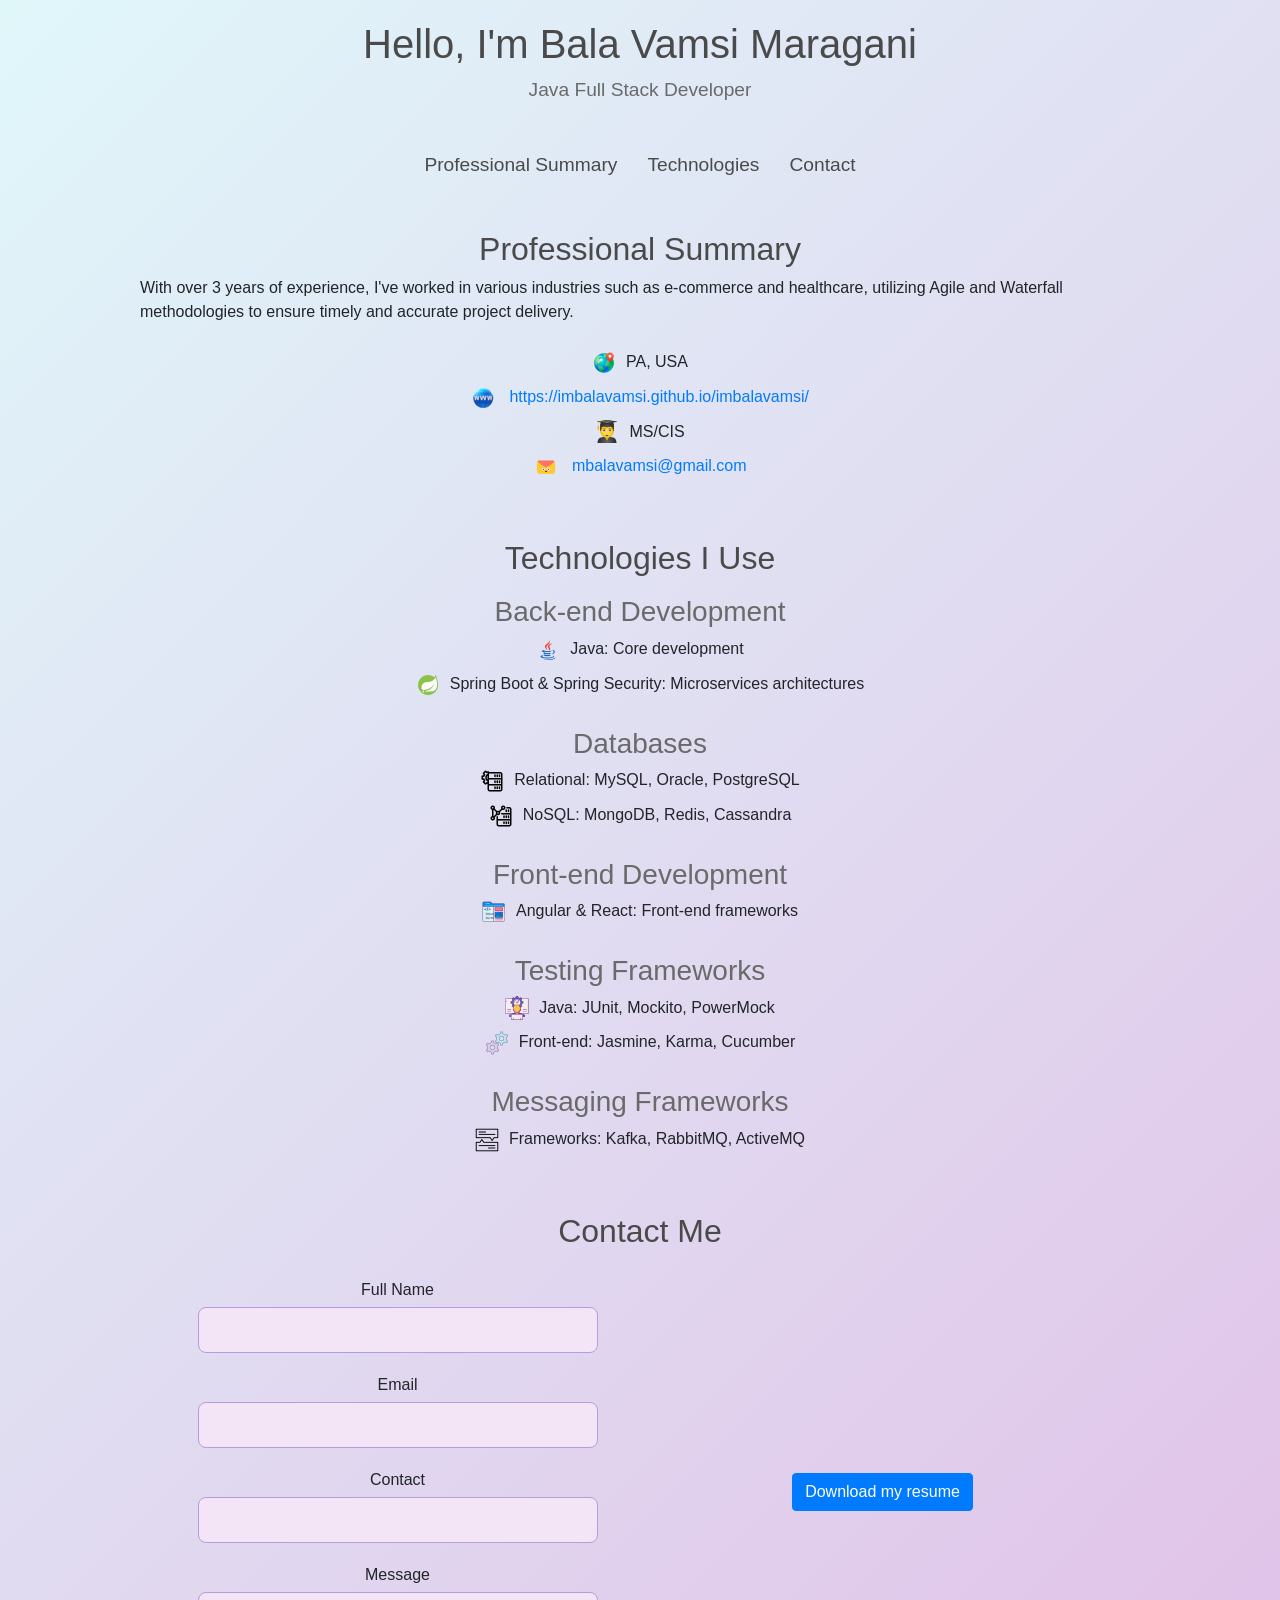
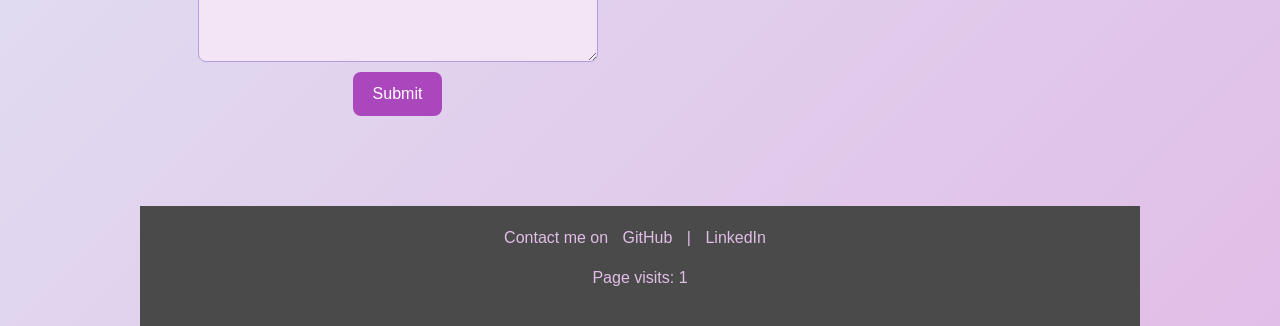
<file: index.html>
<!DOCTYPE html>
<html lang="en">
  <head>
    <meta charset="UTF-8" />
    <meta name="viewport" content="width=device-width, initial-scale=1.0" />
    <title>BALA VAMSI MARAGANI | Full Stack Developer</title>
    <link rel="stylesheet" href="styles.css" />
    <link
      rel="stylesheet"
      href="https://stackpath.bootstrapcdn.com/bootstrap/4.5.2/css/bootstrap.min.css"
    />
    <script
      type="text/javascript"
      src="https://cdn.emailjs.com/dist/email.min.js"
    ></script>
    <script type="text/javascript">
      (function () {
        emailjs.init("imbalavamsi@gmail.com");
      })();
    </script>
  </head>
  <body>
    <header>
      <h1>Hello, I'm Bala Vamsi Maragani</h1>
      <p>Java Full Stack Developer</p>
    </header>
    <nav>
      <ul>
        <li><a href="#summary">Professional Summary</a></li>
        <li><a href="#technologies">Technologies</a></li>
        <li><a href="#contact">Contact</a></li>
      </ul>
    </nav>
    <main>
      <section id="summary" class="intro">
        <h2>Professional Summary</h2>
        <p>
          With over 3 years of experience, I've worked in various industries
          such as e-commerce and healthcare, utilizing Agile and Waterfall
          methodologies to ensure timely and accurate project delivery.
        </p>
        <div class="details">
          <div>
            <img src="icons/location.png" alt="Location" /><span>PA, USA</span>
          </div>
          <div>
            <img src="icons/website.png" alt="Website" /><span
              ><a href="https://imbalavamsi.github.io/imbalavamsi/">
                https://imbalavamsi.github.io/imbalavamsi/</a
              ></span
            >
          </div>
          <div>
            <img src="icons/degree.png" alt="Degree" /><span>MS/CIS</span>
          </div>
          <div>
            <img src="icons/email.png" alt="Email" /><span
              ><a href="mailto:mbalavamsi@gmail.com">
                mbalavamsi@gmail.com</a
              ></span
            >
          </div>
        </div>
      </section>
      <section id="technologies" class="technologies">
        <h2>Technologies I Use</h2>
        <div class="technology-section">
          <h3>Back-end Development</h3>
          <div>
            <img src="icons/java.png" alt="Java" /><span
              >Java: Core development</span
            >
          </div>
          <div>
            <img src="icons/spring.png" alt="Spring" /><span
              >Spring Boot & Spring Security: Microservices architectures</span
            >
          </div>
        </div>
        <div class="technology-section">
          <h3>Databases</h3>
          <div>
            <img src="icons/database.png" alt="Relational Databases" /><span
              >Relational: MySQL, Oracle, PostgreSQL</span
            >
          </div>
          <div>
            <img src="icons/nosql.png" alt="NoSQL Databases" /><span
              >NoSQL: MongoDB, Redis, Cassandra</span
            >
          </div>
        </div>
        <div class="technology-section">
          <h3>Front-end Development</h3>
          <div>
            <img src="icons/frontend.png" alt="Frontend" /><span
              >Angular & React: Front-end frameworks</span
            >
          </div>
        </div>
        <div class="technology-section">
          <h3>Testing Frameworks</h3>
          <div>
            <img src="icons/testing.png" alt="Java Testing" /><span
              >Java: JUnit, Mockito, PowerMock</span
            >
          </div>
          <div>
            <img
              src="icons/frontend-testing.png"
              alt="Front-end Testing"
            /><span>Front-end: Jasmine, Karma, Cucumber</span>
          </div>
        </div>
        <div class="technology-section">
          <h3>Messaging Frameworks</h3>
          <div>
            <img src="icons/messaging.png" alt="Messaging" /><span
              >Frameworks: Kafka, RabbitMQ, ActiveMQ</span
            >
          </div>
        </div>
      </section>
      <section id="contact" class="container">
        <h2>Contact Me</h2>
        <div class="row">
          <div class="col-md-6">
            <form id="contact-form">
              <label for="name">Full Name</label>
              <input type="text" id="name" name="name" required />

              <label for="email">Email</label>
              <input type="email" id="email" name="email" required />

              <label for="contact">Contact</label>
              <input type="text" id="contact" name="contact" required />

              <label for="message">Message</label>
              <textarea id="message" name="message" required></textarea>

              <button type="submit">Submit</button>
            </form>
          </div>
          <div
            class="col-md-6 d-flex align-items-center justify-content-center"
          >
            <a
              href="attachments/Balavamsi_Maragani_Resume.pdf"
              download
              class="btn btn-primary"
              >Download my resume</a
            >
          </div>
        </div>
      </section>
    </main>
    <footer>
      <p>
        Contact me on <a href="https://github.com/imbalavamsi">GitHub</a> |
        <a href="https://www.linkedin.com/in/bala-vamsi-maragani/">LinkedIn</a>
      </p>
      <p id="visit-count">Page visits: 0</p>
    </footer>
    <script src="https://code.jquery.com/jquery-3.5.1.slim.min.js"></script>
    <script src="https://cdn.jsdelivr.net/npm/@popperjs/core@2.5.3/dist/umd/popper.min.js"></script>
    <script src="https://stackpath.bootstrapcdn.com/bootstrap/4.5.2/js/bootstrap.min.js"></script>
    <script src="script.js"></script>
  </body>
</html>
</file>
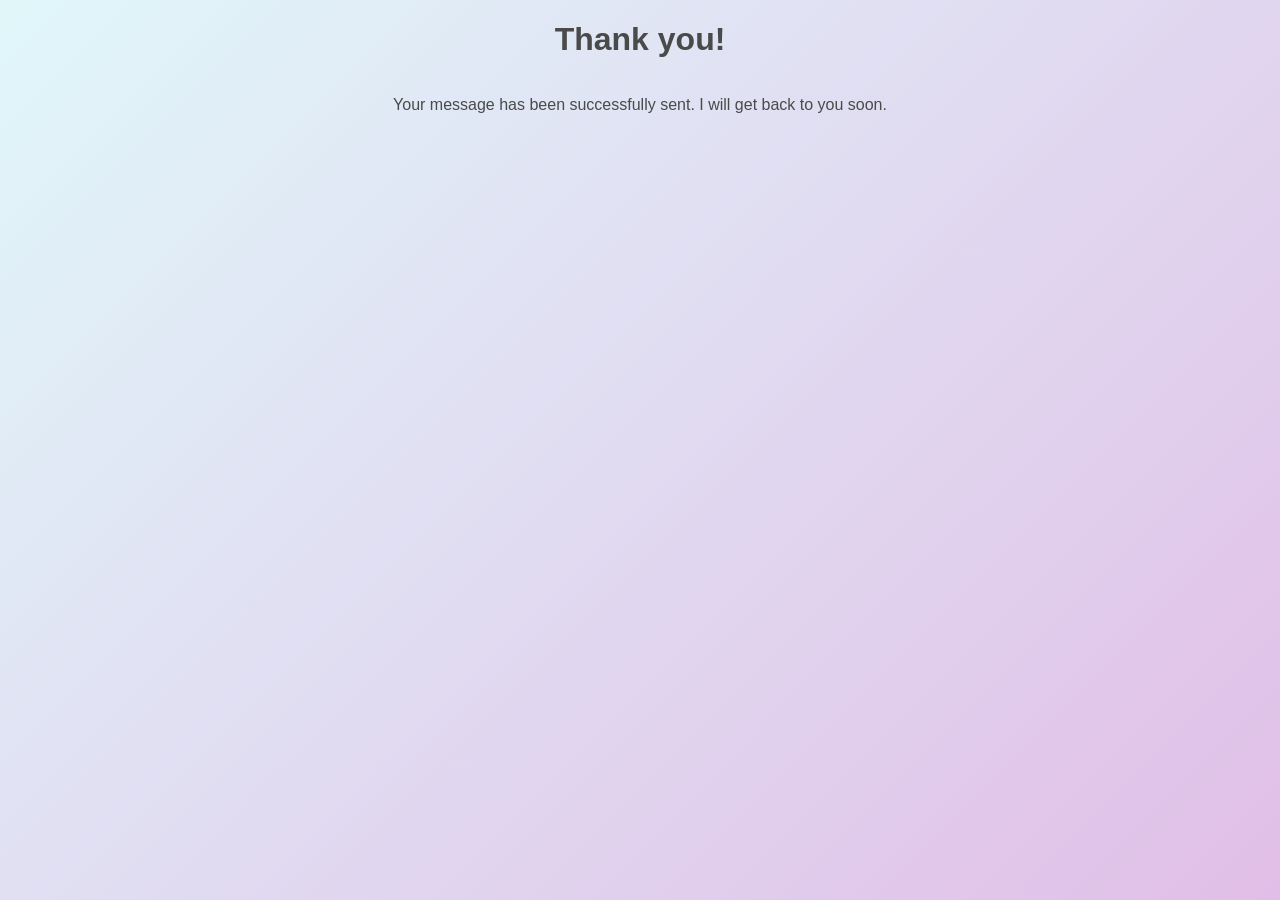
<file: success.html>
<!DOCTYPE html>
<html>
  <head>
    <meta charset="utf-8" />
    <meta http-equiv="X-UA-Compatible" content="IE=edge" />
    <title>Success</title>
    <meta name="viewport" content="width=device-width, initial-scale=1" />
    <link rel="stylesheet" type="text/css" media="screen" href="styles.css" />
  </head>
  <body>
    <div class="container">
      <h1>Thank you!</h1>
      <p>
        Your message has been successfully sent. I will get back to you soon.
      </p>
    </div>
  </body>
</html>
</file>
<file: styles.css>
/* General styles */
body {
  font-family: "Arial", sans-serif;
  margin: 0;
  padding: 0;
  background: linear-gradient(135deg, #e0f7fa, #e1bee7);
  color: #4a4a4a;
  width: 100%;
  min-height: 100vh;
  transition: background-color 0.3s, color 0.3s;
}

header,
nav,
main,
footer {
  max-width: 1000px;
  margin: 0 auto;
  padding: 0 20px;
}

header {
  text-align: center;
  padding: 20px 0;
}

header h1 {
  font-size: 2.5em;
  color: #4a4a4a;
}

header p {
  font-size: 1.2em;
  color: #6a6a6a;
}

nav {
  text-align: center;
  padding: 10px 0;
}

nav ul {
  display: flex;
  justify-content: center;
  list-style: none;
  padding: 0;
  margin: 0;
}

nav ul li {
  margin: 0 15px;
}

nav ul li a {
  color: #4a4a4a;
  text-decoration: none;
  font-size: 1.2em;
  transition: color 0.3s, transform 0.3s;
}

nav ul li a:hover {
  color: #b39ddb;
  transform: scale(1.1);
}

main {
  padding: 40px 0;
}

section {
  margin-bottom: 40px;
}

h2 {
  font-size: 2em;
  margin-bottom: 20px;
  text-align: center;
  color: #4a4a4a;
}

h3 {
  font-size: 1.5em;
  margin-bottom: 15px;
  color: #6a6a6a;
  text-align: center;
}

.technology-section,
.details {
  padding: 10px 0;
  text-align: center;
}

.technology-section div,
.details div {
  margin-bottom: 10px;
}

.technology-section span,
.details span {
  margin-left: 10px;
}

footer {
  text-align: center;
  padding: 20px 0;
  background-color: #4a4a4a;
  color: #e1bee7;
  transition: background-color 0.3s, color 0.3s;
}

footer a {
  color: #e1bee7;
  text-decoration: none;
  margin: 0 10px;
  transition: color 0.3s;
}

footer a:hover {
  color: #ce93d8;
}

#contact-form {
  display: flex;
  flex-direction: column;
  align-items: center;
  width: 100%;
}

#contact-form label {
  margin: 10px 0 5px;
}

#contact-form input,
#contact-form textarea {
  width: 100%;
  max-width: 400px;
  padding: 10px;
  margin-bottom: 10px;
  border: 1px solid #b39ddb;
  background-color: #f3e5f5;
  color: #4a4a4a;
  border-radius: 8px;
  transition: background-color 0.3s, border-color 0.3s;
}

#contact-form input:focus,
#contact-form textarea:focus {
  background-color: #e1bee7;
  border-color: #ab47bc;
}

#contact-form button {
  padding: 10px 20px;
  font-size: 1em;
  cursor: pointer;
  background-color: #ab47bc;
  border: none;
  color: #ffffff;
  border-radius: 8px;
  transition: background-color 0.3s, transform 0.3s;
}

#contact-form button:hover {
  background-color: #8e24aa;
  transform: scale(1.05);
}

.btn-primary {
  background-color: #ab47bc;
  border: none;
  color: #ffffff;
  padding: 10px 20px;
  font-size: 1em;
  border-radius: 8px;
  transition: background-color 0.3s, transform 0.3s;
}

.btn-primary:hover {
  background-color: #8e24aa;
  transform: scale(1.05);
}

a {
  color: #ab47bc;
  text-decoration: none;
  transition: color 0.3s;
}

a:hover {
  color: #8e24aa;
}

.container {
  display: flex;
  flex-direction: column;
  align-items: center;
}

.row {
  display: flex;
  flex-wrap: wrap;
  justify-content: space-around;
  width: 100%;
}

.col-md-6 {
  flex: 0 0 48%;
  max-width: 48%;
  padding: 10px;
}

@media (max-width: 768px) {
  .col-md-6 {
    flex: 0 0 100%;
    max-width: 100%;
  }
}
</file>
